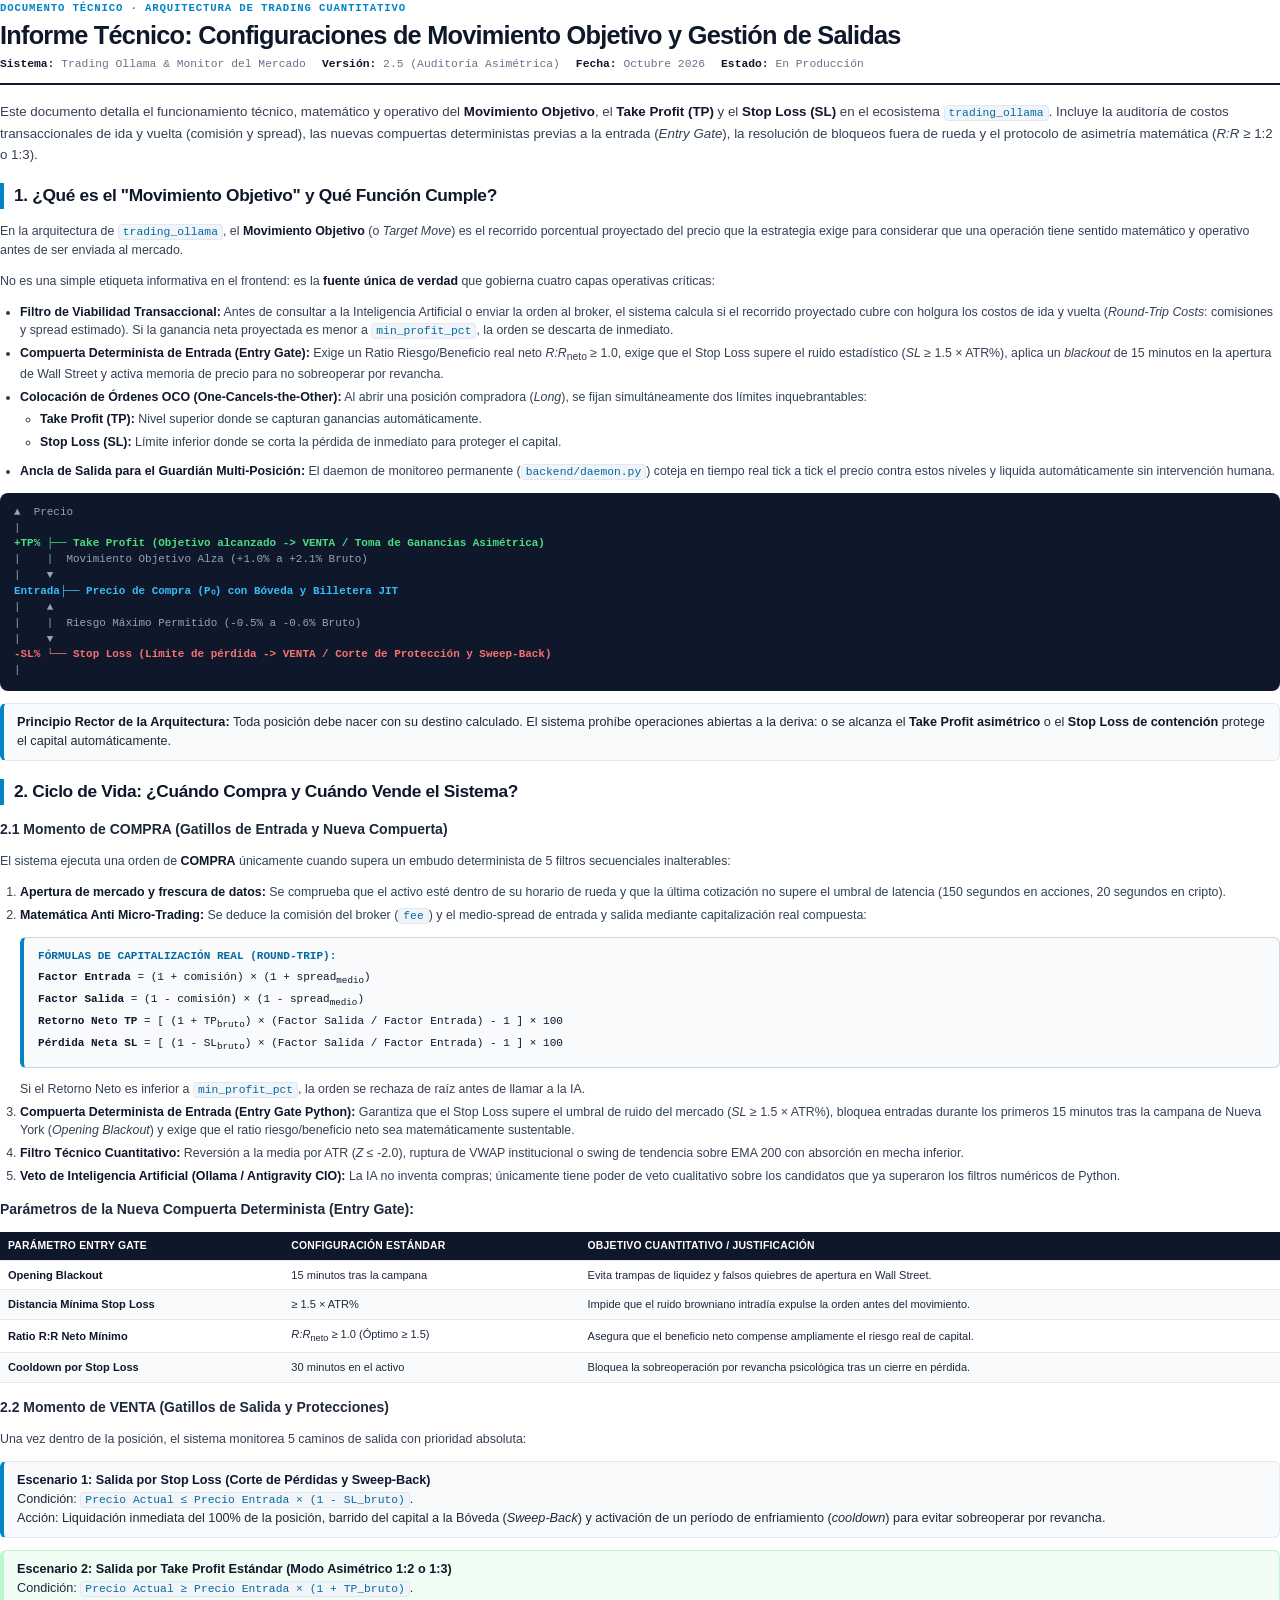
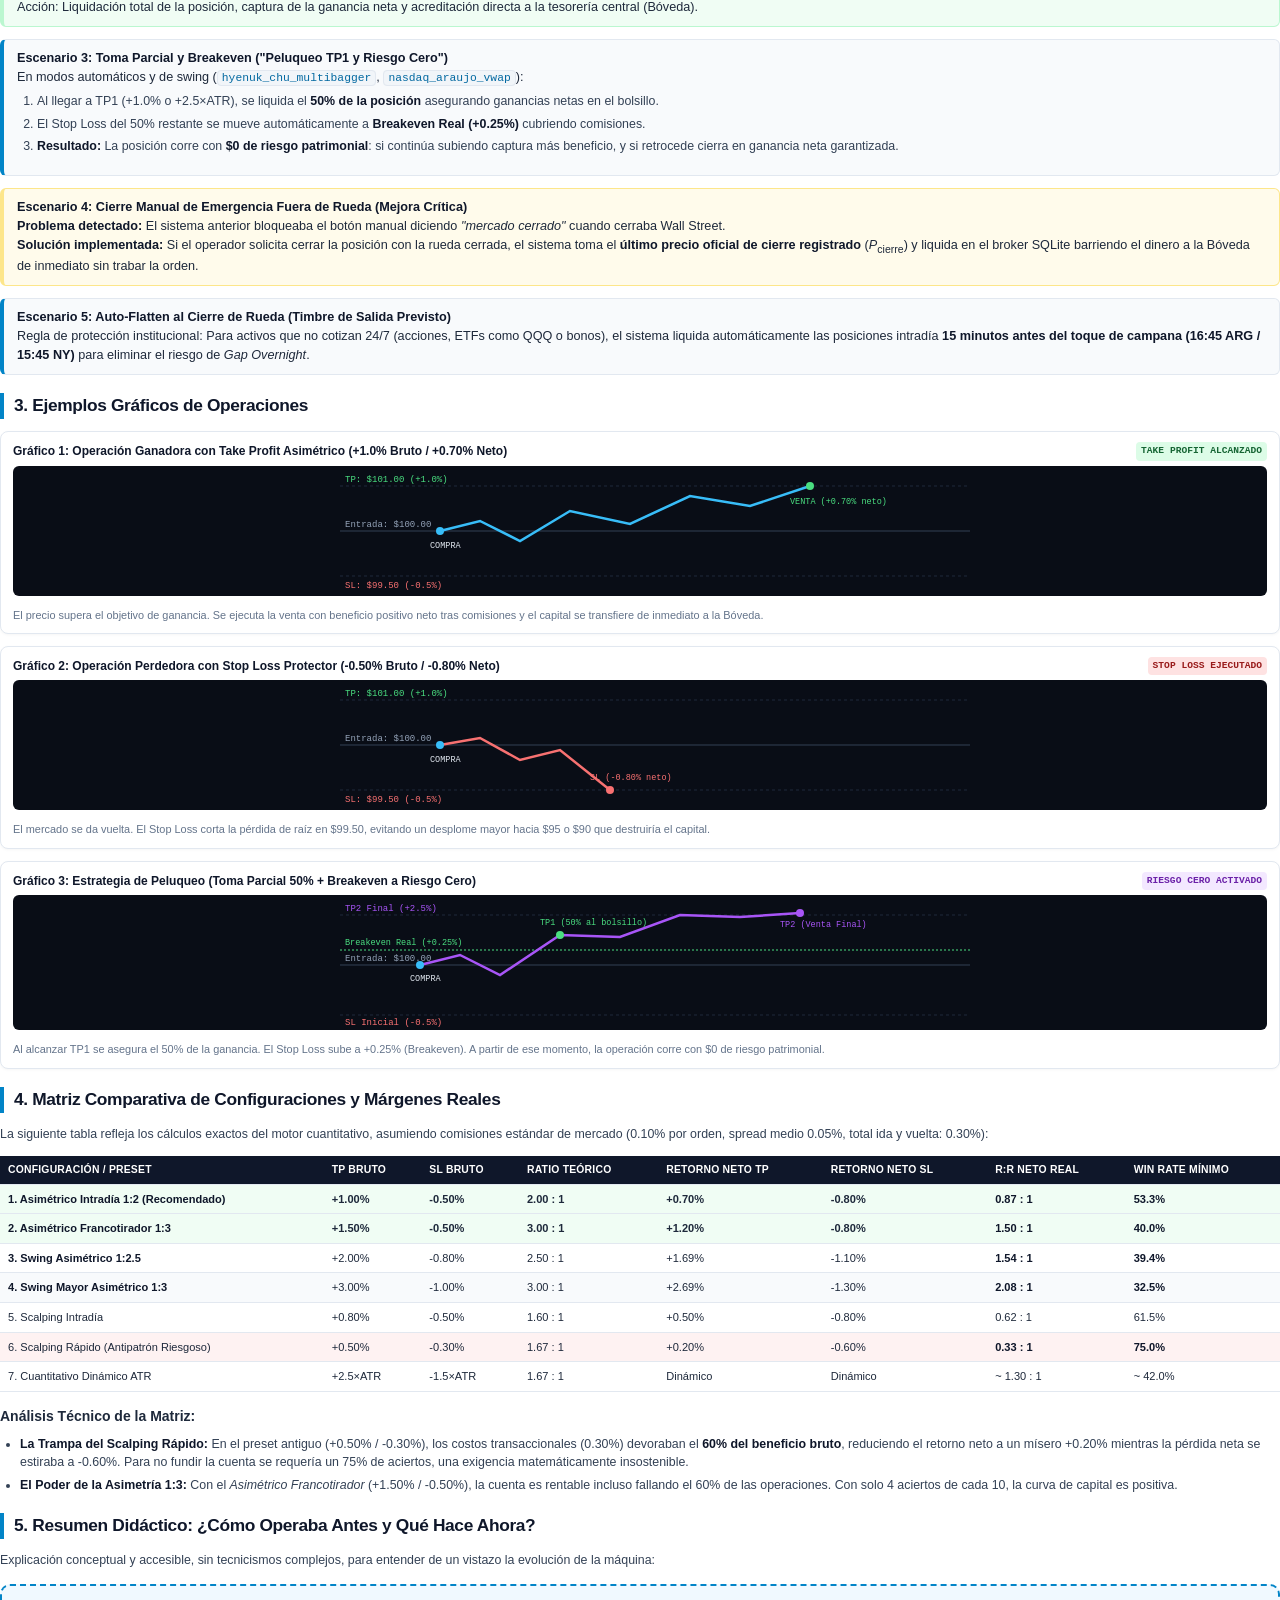
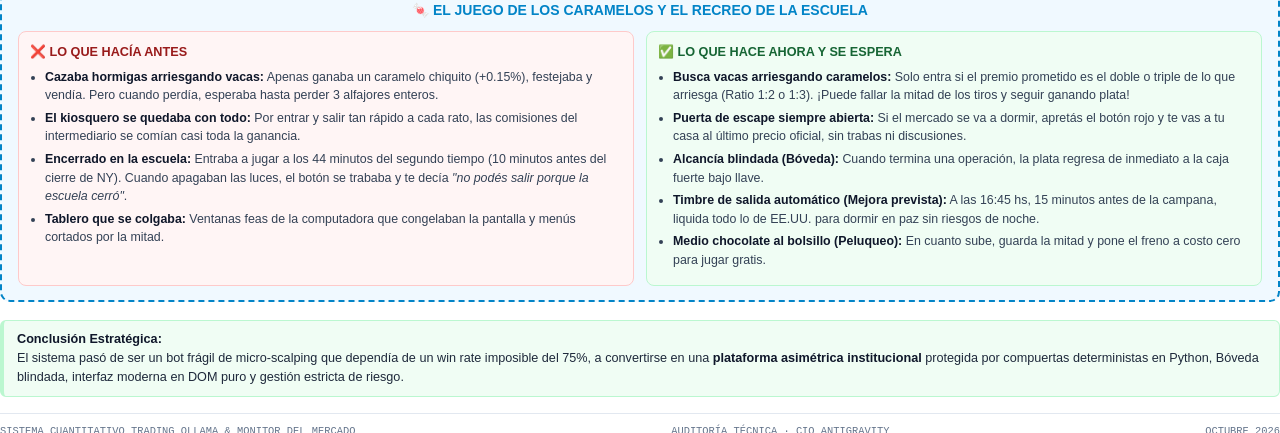
<file: docs/auditorias/informe_movimiento_objetivo_mejorado.html>
<!DOCTYPE html>
<html lang="es">
<head>
<meta charset="UTF-8">
<title>Informe Técnico: Configuraciones de Movimiento Objetivo y Gestión de Salidas</title>
<style>
  @page {
    size: A4 portrait;
    margin: 14mm 16mm 16mm 16mm;
    @bottom-center {
      content: "Página " counter(page);
      font-size: 8pt;
      color: #64748b;
      font-family: -apple-system, BlinkMacSystemFont, "Segoe UI", Roboto, Helvetica, Arial, sans-serif;
    }
  }

  body {
    font-family: -apple-system, BlinkMacSystemFont, "Segoe UI", Roboto, "Helvetica Neue", Arial, sans-serif;
    color: #1e293b;
    line-height: 1.5;
    font-size: 9.5pt;
    margin: 0;
    padding: 0;
    background: #ffffff;
  }

  .header-box {
    border-bottom: 2px solid #0f172a;
    padding-bottom: 10px;
    margin-bottom: 16px;
  }

  .doc-category {
    font-family: ui-monospace, SFMono-Regular, "SF Mono", Menlo, Consolas, monospace;
    font-size: 8pt;
    font-weight: 700;
    color: #0284c7;
    letter-spacing: 0.08em;
    text-transform: uppercase;
    margin-bottom: 4px;
  }

  h1 {
    font-size: 19pt;
    font-weight: 800;
    color: #0f172a;
    letter-spacing: -0.03em;
    margin: 0 0 6px 0;
    line-height: 1.2;
  }

  .doc-meta {
    font-size: 8.5pt;
    color: #64748b;
    display: flex;
    gap: 16px;
    flex-wrap: wrap;
    font-family: ui-monospace, monospace;
  }

  .lead-text {
    font-size: 10pt;
    color: #334155;
    line-height: 1.6;
    margin-bottom: 18px;
  }

  h2 {
    font-size: 13pt;
    font-weight: 700;
    color: #0f172a;
    border-left: 4px solid #0284c7;
    padding-left: 10px;
    margin-top: 18px;
    margin-bottom: 10px;
    letter-spacing: -0.02em;
    page-break-after: avoid;
  }

  h3 {
    font-size: 10.5pt;
    font-weight: 650;
    color: #1e293b;
    margin-top: 14px;
    margin-bottom: 8px;
    page-break-after: avoid;
  }

  p, li {
    color: #334155;
    font-size: 9.3pt;
  }

  ul, ol {
    margin-top: 4px;
    margin-bottom: 10px;
    padding-left: 20px;
  }

  li {
    margin-bottom: 4px;
  }

  strong {
    color: #0f172a;
    font-weight: 650;
  }

  code {
    font-family: ui-monospace, SFMono-Regular, "SF Mono", Menlo, Consolas, monospace;
    font-size: 8.5pt;
    background: #f1f5f9;
    padding: 1px 4px;
    border-radius: 4px;
    color: #0369a1;
    border: 1px solid #e2e8f0;
  }

  .alert-box {
    background: #f8fafc;
    border: 1px solid #e2e8f0;
    border-left: 4px solid #0284c7;
    border-radius: 6px;
    padding: 9px 13px;
    margin: 12px 0;
    page-break-inside: avoid;
  }

  .alert-box.success {
    border-left-color: #10b981;
    background: #f0fdf4;
    border-color: #bbf7d0;
  }

  .alert-box.warning {
    border-left-color: #f59e0b;
    background: #fffbeb;
    border-color: #fde68a;
  }

  pre.ascii-diagram {
    font-family: ui-monospace, SFMono-Regular, Menlo, monospace;
    font-size: 8.2pt;
    background: #0f172a;
    color: #f8fafc;
    padding: 12px 14px;
    border-radius: 8px;
    line-height: 1.45;
    margin: 12px 0;
    page-break-inside: avoid;
    white-space: pre;
    font-weight: 500;
  }

  .ascii-diagram .accent { color: #38bdf8; font-weight: bold; }
  .ascii-diagram .green { color: #4ade80; font-weight: bold; }
  .ascii-diagram .red { color: #f87171; font-weight: bold; }
  .ascii-diagram .dim { color: #94a3b8; }

  /* Math card */
  .math-card {
    background: #f8fafc;
    border: 1px solid #cbd5e1;
    border-left: 4px solid #0284c7;
    border-radius: 6px;
    padding: 10px 14px;
    margin: 12px 0;
    font-family: ui-monospace, SFMono-Regular, Menlo, monospace;
    font-size: 8.3pt;
    page-break-inside: avoid;
  }

  .math-row {
    margin: 3px 0;
    color: #0f172a;
  }

  /* Tablas de métricas */
  table {
    width: 100%;
    border-collapse: collapse;
    margin: 12px 0;
    font-size: 8.3pt;
    page-break-inside: avoid;
  }

  th, td {
    padding: 6px 8px;
    text-align: left;
    border-bottom: 1px solid #e2e8f0;
  }

  th {
    background: #0f172a;
    color: #ffffff;
    font-weight: 600;
    font-size: 7.8pt;
    letter-spacing: 0.02em;
    text-transform: uppercase;
  }

  tbody tr:nth-child(even) {
    background: #f8fafc;
  }

  tbody tr.highlight-row {
    background: #f0fdf4;
    font-weight: 600;
  }

  tbody tr.danger-row {
    background: #fef2f2;
  }

  .badge {
    display: inline-block;
    padding: 2px 5px;
    border-radius: 4px;
    font-size: 7.2pt;
    font-weight: 600;
    font-family: ui-monospace, monospace;
  }

  .badge-green { background: #dcfce7; color: #166534; }
  .badge-blue { background: #e0f2fe; color: #075985; }
  .badge-red { background: #fee2e2; color: #991b1b; }
  .badge-purple { background: #f3e8ff; color: #6b21a8; }

  /* Gráficos vectoriales SVG */
  .chart-card {
    border: 1px solid #e2e8f0;
    border-radius: 8px;
    padding: 10px 12px;
    margin: 12px 0;
    background: #ffffff;
    page-break-inside: avoid;
    box-shadow: 0 1px 3px rgba(0,0,0,0.04);
  }

  .chart-title {
    font-size: 9pt;
    font-weight: 700;
    color: #0f172a;
    margin-bottom: 5px;
    display: flex;
    justify-content: space-between;
    align-items: center;
  }

  .chart-desc {
    font-size: 8.2pt;
    color: #64748b;
    margin-top: 5px;
  }

  .page-break {
    page-break-before: always;
  }

  /* Comparativa infantil / didáctica */
  .kid-box {
    border: 2px dashed #0284c7;
    border-radius: 10px;
    padding: 14px 16px;
    background: #f0f9ff;
    margin-top: 14px;
    page-break-inside: avoid;
  }

  .kid-grid {
    display: grid;
    grid-template-columns: 1fr 1fr;
    gap: 12px;
    margin-top: 10px;
  }

  .kid-card {
    background: #ffffff;
    border-radius: 8px;
    padding: 11px;
    border: 1px solid #bae6fd;
  }

  .kid-card.old {
    border-color: #fecaca;
    background: #fff5f5;
  }

  .kid-card.new {
    border-color: #bbf7d0;
    background: #f0fdf4;
  }

  .kid-card h4 {
    margin: 0 0 6px 0;
    font-size: 9.5pt;
    font-weight: 750;
  }

  .kid-card.old h4 { color: #991b1b; }
  .kid-card.new h4 { color: #166534; }

  .kid-card ul {
    margin: 0;
    padding-left: 15px;
    font-size: 8.2pt;
  }

  .footer-sig {
    margin-top: 16px;
    padding-top: 10px;
    border-top: 1px solid #e2e8f0;
    display: flex;
    justify-content: space-between;
    font-size: 7.8pt;
    color: #64748b;
    font-family: ui-monospace, monospace;
  }
</style>
</head>
<body>

  <!-- ==================== PÁGINA 1 ==================== -->
  <div class="header-box">
    <div class="doc-category">DOCUMENTO TÉCNICO · ARQUITECTURA DE TRADING CUANTITATIVO</div>
    <h1>Informe Técnico: Configuraciones de Movimiento Objetivo y Gestión de Salidas</h1>
    <div class="doc-meta">
      <span><strong>Sistema:</strong> Trading Ollama & Monitor del Mercado</span>
      <span><strong>Versión:</strong> 2.5 (Auditoría Asimétrica)</span>
      <span><strong>Fecha:</strong> Octubre 2026</span>
      <span><strong>Estado:</strong> En Producción</span>
    </div>
  </div>

  <p class="lead-text">
    Este documento detalla el funcionamiento técnico, matemático y operativo del <strong>Movimiento Objetivo</strong>, el <strong>Take Profit (TP)</strong> y el <strong>Stop Loss (SL)</strong> en el ecosistema <code>trading_ollama</code>. Incluye la auditoría de costos transaccionales de ida y vuelta (comisión y spread), las nuevas compuertas deterministas previas a la entrada (<em>Entry Gate</em>), la resolución de bloqueos fuera de rueda y el protocolo de asimetría matemática (<em>R:R</em> &ge; 1:2 o 1:3).
  </p>

  <h2>1. ¿Qué es el "Movimiento Objetivo" y Qué Función Cumple?</h2>
  <p>
    En la arquitectura de <code>trading_ollama</code>, el <strong>Movimiento Objetivo</strong> (o <em>Target Move</em>) es el recorrido porcentual proyectado del precio que la estrategia exige para considerar que una operación tiene sentido matemático y operativo antes de ser enviada al mercado.
  </p>
  <p>
    No es una simple etiqueta informativa en el frontend: es la <strong>fuente única de verdad</strong> que gobierna cuatro capas operativas críticas:
  </p>
  <ul>
    <li>
      <strong>Filtro de Viabilidad Transaccional:</strong> Antes de consultar a la Inteligencia Artificial o enviar la orden al broker, el sistema calcula si el recorrido proyectado cubre con holgura los costos de ida y vuelta (<em>Round-Trip Costs</em>: comisiones y spread estimado). Si la ganancia neta proyectada es menor a <code>min_profit_pct</code>, la orden se descarta de inmediato.
    </li>
    <li>
      <strong>Compuerta Determinista de Entrada (Entry Gate):</strong> Exige un Ratio Riesgo/Beneficio real neto <em>R:R</em><sub>neto</sub> &ge; 1.0, exige que el Stop Loss supere el ruido estadístico (<em>SL</em> &ge; 1.5 &times; ATR%), aplica un <em>blackout</em> de 15 minutos en la apertura de Wall Street y activa memoria de precio para no sobreoperar por revancha.
    </li>
    <li>
      <strong>Colocación de Órdenes OCO (One-Cancels-the-Other):</strong> Al abrir una posición compradora (<em>Long</em>), se fijan simultáneamente dos límites inquebrantables:
      <ul>
        <li><strong>Take Profit (TP):</strong> Nivel superior donde se capturan ganancias automáticamente.</li>
        <li><strong>Stop Loss (SL):</strong> Límite inferior donde se corta la pérdida de inmediato para proteger el capital.</li>
      </ul>
    </li>
    <li>
      <strong>Ancla de Salida para el Guardián Multi-Posición:</strong> El daemon de monitoreo permanente (<code>backend/daemon.py</code>) coteja en tiempo real tick a tick el precio contra estos niveles y liquida automáticamente sin intervención humana.
    </li>
  </ul>

<pre class="ascii-diagram">
<span class="dim">&#9650;  Precio</span>
<span class="dim">|</span>
<span class="green">+TP% &#9500;&#9472;&#9472; Take Profit (Objetivo alcanzado -> VENTA / Toma de Ganancias Asimétrica)</span>
<span class="dim">|    |  Movimiento Objetivo Alza (+1.0% a +2.1% Bruto)</span>
<span class="dim">|    &#9660;</span>
<span class="accent">Entrada&#9500;&#9472;&#9472; Precio de Compra (P&#8320;) con Bóveda y Billetera JIT</span>
<span class="dim">|    &#9650;</span>
<span class="dim">|    |  Riesgo Máximo Permitido (-0.5% a -0.6% Bruto)</span>
<span class="dim">|    &#9660;</span>
<span class="red">-SL% &#9492;&#9472;&#9472; Stop Loss (Límite de pérdida -> VENTA / Corte de Protección y Sweep-Back)</span>
<span class="dim">|</span>
</pre>

  <div class="alert-box">
    <strong>Principio Rector de la Arquitectura:</strong> Toda posición debe nacer con su destino calculado. El sistema prohíbe operaciones abiertas a la deriva: o se alcanza el <strong>Take Profit asimétrico</strong> o el <strong>Stop Loss de contención</strong> protege el capital automáticamente.
  </div>

  <div class="page-break"></div>

  <!-- ==================== PÁGINA 2 ==================== -->
  <h2>2. Ciclo de Vida: ¿Cuándo Compra y Cuándo Vende el Sistema?</h2>

  <h3>2.1 Momento de COMPRA (Gatillos de Entrada y Nueva Compuerta)</h3>
  <p>
    El sistema ejecuta una orden de <strong>COMPRA</strong> únicamente cuando supera un embudo determinista de 5 filtros secuenciales inalterables:
  </p>
  <ol>
    <li>
      <strong>Apertura de mercado y frescura de datos:</strong> Se comprueba que el activo esté dentro de su horario de rueda y que la última cotización no supere el umbral de latencia (150 segundos en acciones, 20 segundos en cripto).
    </li>
    <li>
      <strong>Matemática Anti Micro-Trading:</strong> Se deduce la comisión del broker (<code>fee</code>) y el medio-spread de entrada y salida mediante capitalización real compuesta:
      <div class="math-card">
        <div style="font-weight: 700; margin-bottom: 4px; color: #0369a1;">FÓRMULAS DE CAPITALIZACIÓN REAL (ROUND-TRIP):</div>
        <div class="math-row"><strong>Factor Entrada</strong> = (1 + comisi&oacute;n) &times; (1 + spread<sub>medio</sub>)</div>
        <div class="math-row"><strong>Factor Salida</strong> = (1 - comisi&oacute;n) &times; (1 - spread<sub>medio</sub>)</div>
        <div class="math-row"><strong>Retorno Neto TP</strong> = [ (1 + TP<sub>bruto</sub>) &times; (Factor Salida / Factor Entrada) - 1 ] &times; 100</div>
        <div class="math-row"><strong>P&eacute;rdida Neta SL</strong> = [ (1 - SL<sub>bruto</sub>) &times; (Factor Salida / Factor Entrada) - 1 ] &times; 100</div>
      </div>
      Si el Retorno Neto es inferior a <code>min_profit_pct</code>, la orden se rechaza de raíz antes de llamar a la IA.
    </li>
    <li>
      <strong>Compuerta Determinista de Entrada (Entry Gate Python):</strong>
      Garantiza que el Stop Loss supere el umbral de ruido del mercado (<em>SL</em> &ge; 1.5 &times; ATR%), bloquea entradas durante los primeros 15 minutos tras la campana de Nueva York (<em>Opening Blackout</em>) y exige que el ratio riesgo/beneficio neto sea matemáticamente sustentable.
    </li>
    <li>
      <strong>Filtro Técnico Cuantitativo:</strong> Reversión a la media por ATR (<em>Z</em> &le; -2.0), ruptura de VWAP institucional o swing de tendencia sobre EMA 200 con absorción en mecha inferior.
    </li>
    <li>
      <strong>Veto de Inteligencia Artificial (Ollama / Antigravity CIO):</strong> La IA no inventa compras; únicamente tiene poder de veto cualitativo sobre los candidatos que ya superaron los filtros numéricos de Python.
    </li>
  </ol>

  <h3>Parámetros de la Nueva Compuerta Determinista (Entry Gate):</h3>
  <table>
    <thead>
      <tr>
        <th>Parámetro Entry Gate</th>
        <th>Configuración Estándar</th>
        <th>Objetivo Cuantitativo / Justificación</th>
      </tr>
    </thead>
    <tbody>
      <tr>
        <td><strong>Opening Blackout</strong></td>
        <td>15 minutos tras la campana</td>
        <td>Evita trampas de liquidez y falsos quiebres de apertura en Wall Street.</td>
      </tr>
      <tr>
        <td><strong>Distancia Mínima Stop Loss</strong></td>
        <td>&ge; 1.5 &times; ATR%</td>
        <td>Impide que el ruido browniano intradía expulse la orden antes del movimiento.</td>
      </tr>
      <tr>
        <td><strong>Ratio R:R Neto Mínimo</strong></td>
        <td><em>R:R</em><sub>neto</sub> &ge; 1.0 (Óptimo &ge; 1.5)</td>
        <td>Asegura que el beneficio neto compense ampliamente el riesgo real de capital.</td>
      </tr>
      <tr>
        <td><strong>Cooldown por Stop Loss</strong></td>
        <td>30 minutos en el activo</td>
        <td>Bloquea la sobreoperación por revancha psicológica tras un cierre en pérdida.</td>
      </tr>
    </tbody>
  </table>

  <div class="page-break"></div>

  <!-- ==================== PÁGINA 3 ==================== -->
  <h3>2.2 Momento de VENTA (Gatillos de Salida y Protecciones)</h3>
  <p>Una vez dentro de la posición, el sistema monitorea 5 caminos de salida con prioridad absoluta:</p>

  <div class="alert-box">
    <strong>Escenario 1: Salida por Stop Loss (Corte de Pérdidas y Sweep-Back)</strong><br>
    Condición: <code>Precio Actual &le; Precio Entrada &times; (1 - SL_bruto)</code>.<br>
    Acción: Liquidación inmediata del 100% de la posición, barrido del capital a la Bóveda (<em>Sweep-Back</em>) y activación de un período de enfriamiento (<em>cooldown</em>) para evitar sobreoperar por revancha.
  </div>

  <div class="alert-box success">
    <strong>Escenario 2: Salida por Take Profit Estándar (Modo Asimétrico 1:2 o 1:3)</strong><br>
    Condición: <code>Precio Actual &ge; Precio Entrada &times; (1 + TP_bruto)</code>.<br>
    Acción: Liquidación total de la posición, captura de la ganancia neta y acreditación directa a la tesorería central (Bóveda).
  </div>

  <div class="alert-box">
    <strong>Escenario 3: Toma Parcial y Breakeven ("Peluqueo TP1 y Riesgo Cero")</strong><br>
    En modos automáticos y de swing (<code>hyenuk_chu_multibagger</code>, <code>nasdaq_araujo_vwap</code>):
    <ol style="margin-top: 5px;">
      <li>Al llegar a TP1 (+1.0% o +2.5&times;ATR), se liquida el <strong>50% de la posición</strong> asegurando ganancias netas en el bolsillo.</li>
      <li>El Stop Loss del 50% restante se mueve automáticamente a <strong>Breakeven Real (+0.25%)</strong> cubriendo comisiones.</li>
      <li><strong>Resultado:</strong> La posición corre con <strong>$0 de riesgo patrimonial</strong>: si continúa subiendo captura más beneficio, y si retrocede cierra en ganancia neta garantizada.</li>
    </ol>
  </div>

  <div class="alert-box warning">
    <strong>Escenario 4: Cierre Manual de Emergencia Fuera de Rueda (Mejora Crítica)</strong><br>
    <strong>Problema detectado:</strong> El sistema anterior bloqueaba el botón manual diciendo <em>"mercado cerrado"</em> cuando cerraba Wall Street.<br>
    <strong>Solución implementada:</strong> Si el operador solicita cerrar la posición con la rueda cerrada, el sistema toma el <strong>último precio oficial de cierre registrado</strong> (<em>P</em><sub>cierre</sub>) y liquida en el broker SQLite barriendo el dinero a la Bóveda de inmediato sin trabar la orden.
  </div>

  <div class="alert-box">
    <strong>Escenario 5: Auto-Flatten al Cierre de Rueda (Timbre de Salida Previsto)</strong><br>
    Regla de protección institucional: Para activos que no cotizan 24/7 (acciones, ETFs como QQQ o bonos), el sistema liquida automáticamente las posiciones intradía <strong>15 minutos antes del toque de campana (16:45 ARG / 15:45 NY)</strong> para eliminar el riesgo de <em>Gap Overnight</em>.
  </div>

  <div class="page-break"></div>

  <!-- ==================== PÁGINA 4 ==================== -->
  <h2>3. Ejemplos Gráficos de Operaciones</h2>

  <div class="chart-card">
    <div class="chart-title">
      <span>Gráfico 1: Operación Ganadora con Take Profit Asimétrico (+1.0% Bruto / +0.70% Neto)</span>
      <span class="badge badge-green">TAKE PROFIT ALCANZADO</span>
    </div>
    <svg viewBox="0 0 700 130" width="100%" height="130" style="background:#090d16; border-radius:6px;">
      <!-- Grid -->
      <line x1="50" y1="20" x2="680" y2="20" stroke="#1e293b" stroke-dasharray="3,3" />
      <line x1="50" y1="65" x2="680" y2="65" stroke="#334155" />
      <line x1="50" y1="110" x2="680" y2="110" stroke="#1e293b" stroke-dasharray="3,3" />
      
      <!-- Levels -->
      <text x="55" y="16" fill="#4ade80" font-size="9" font-family="monospace">TP: $101.00 (+1.0%)</text>
      <text x="55" y="61" fill="#94a3b8" font-size="9" font-family="monospace">Entrada: $100.00</text>
      <text x="55" y="122" fill="#f87171" font-size="9" font-family="monospace">SL: $99.50 (-0.5%)</text>
      
      <!-- Path -->
      <polyline points="150,65 190,55 230,75 280,45 340,58 400,30 460,40 520,20" fill="none" stroke="#38bdf8" stroke-width="2.5" />
      
      <!-- Dots -->
      <circle cx="150" cy="65" r="4" fill="#38bdf8" />
      <circle cx="520" cy="20" r="4" fill="#4ade80" />
      <text x="140" y="82" fill="#e2e8f0" font-size="8.5" font-family="monospace">COMPRA</text>
      <text x="500" y="38" fill="#4ade80" font-size="8.5" font-family="monospace">VENTA (+0.70% neto)</text>
    </svg>
    <div class="chart-desc">El precio supera el objetivo de ganancia. Se ejecuta la venta con beneficio positivo neto tras comisiones y el capital se transfiere de inmediato a la Bóveda.</div>
  </div>

  <div class="chart-card">
    <div class="chart-title">
      <span>Gráfico 2: Operación Perdedora con Stop Loss Protector (-0.50% Bruto / -0.80% Neto)</span>
      <span class="badge badge-red">STOP LOSS EJECUTADO</span>
    </div>
    <svg viewBox="0 0 700 130" width="100%" height="130" style="background:#090d16; border-radius:6px;">
      <!-- Grid -->
      <line x1="50" y1="20" x2="680" y2="20" stroke="#1e293b" stroke-dasharray="3,3" />
      <line x1="50" y1="65" x2="680" y2="65" stroke="#334155" />
      <line x1="50" y1="110" x2="680" y2="110" stroke="#1e293b" stroke-dasharray="3,3" />
      
      <!-- Levels -->
      <text x="55" y="16" fill="#4ade80" font-size="9" font-family="monospace">TP: $101.00 (+1.0%)</text>
      <text x="55" y="61" fill="#94a3b8" font-size="9" font-family="monospace">Entrada: $100.00</text>
      <text x="55" y="122" fill="#f87171" font-size="9" font-family="monospace">SL: $99.50 (-0.5%)</text>
      
      <!-- Path -->
      <polyline points="150,65 190,58 230,80 270,70 320,110" fill="none" stroke="#f87171" stroke-width="2.5" />
      
      <!-- Dots -->
      <circle cx="150" cy="65" r="4" fill="#38bdf8" />
      <circle cx="320" cy="110" r="4" fill="#f87171" />
      <text x="140" y="82" fill="#e2e8f0" font-size="8.5" font-family="monospace">COMPRA</text>
      <text x="300" y="100" fill="#f87171" font-size="8.5" font-family="monospace">SL (-0.80% neto)</text>
    </svg>
    <div class="chart-desc">El mercado se da vuelta. El Stop Loss corta la pérdida de raíz en $99.50, evitando un desplome mayor hacia $95 o $90 que destruiría el capital.</div>
  </div>

  <div class="page-break"></div>

  <!-- ==================== PÁGINA 5 ==================== -->
  <div class="chart-card">
    <div class="chart-title">
      <span>Gráfico 3: Estrategia de Peluqueo (Toma Parcial 50% + Breakeven a Riesgo Cero)</span>
      <span class="badge badge-purple">RIESGO CERO ACTIVADO</span>
    </div>
    <svg viewBox="0 0 700 135" width="100%" height="135" style="background:#090d16; border-radius:6px;">
      <!-- Grid -->
      <line x1="50" y1="20" x2="680" y2="20" stroke="#1e293b" stroke-dasharray="3,3" />
      <line x1="50" y1="55" x2="680" y2="55" stroke="#4ade80" stroke-dasharray="2,2" />
      <line x1="50" y1="70" x2="680" y2="70" stroke="#334155" />
      <line x1="50" y1="120" x2="680" y2="120" stroke="#1e293b" stroke-dasharray="3,3" />
      
      <!-- Levels -->
      <text x="55" y="16" fill="#a855f7" font-size="9" font-family="monospace">TP2 Final (+2.5%)</text>
      <text x="55" y="50" fill="#4ade80" font-size="8.5" font-family="monospace">Breakeven Real (+0.25%)</text>
      <text x="55" y="66" fill="#94a3b8" font-size="9" font-family="monospace">Entrada: $100.00</text>
      <text x="55" y="130" fill="#f87171" font-size="9" font-family="monospace">SL Inicial (-0.5%)</text>
      
      <!-- Path -->
      <polyline points="130,70 170,60 210,80 270,40 330,42 390,20 450,22 510,18" fill="none" stroke="#a855f7" stroke-width="2.5" />
      
      <!-- Dots -->
      <circle cx="130" cy="70" r="4" fill="#38bdf8" />
      <circle cx="270" cy="40" r="4" fill="#4ade80" />
      <circle cx="510" cy="18" r="4" fill="#a855f7" />
      <text x="120" y="86" fill="#e2e8f0" font-size="8.5" font-family="monospace">COMPRA</text>
      <text x="250" y="30" fill="#4ade80" font-size="8.5" font-family="monospace">TP1 (50% al bolsillo)</text>
      <text x="490" y="32" fill="#a855f7" font-size="8.5" font-family="monospace">TP2 (Venta Final)</text>
    </svg>
    <div class="chart-desc">Al alcanzar TP1 se asegura el 50% de la ganancia. El Stop Loss sube a +0.25% (Breakeven). A partir de ese momento, la operación corre con $0 de riesgo patrimonial.</div>
  </div>

  <h2>4. Matriz Comparativa de Configuraciones y Márgenes Reales</h2>
  <p>
    La siguiente tabla refleja los cálculos exactos del motor cuantitativo, asumiendo comisiones estándar de mercado (0.10% por orden, spread medio 0.05%, total ida y vuelta: 0.30%):
  </p>

  <table>
    <thead>
      <tr>
        <th>Configuración / Preset</th>
        <th>TP Bruto</th>
        <th>SL Bruto</th>
        <th>Ratio Teórico</th>
        <th>Retorno Neto TP</th>
        <th>Retorno Neto SL</th>
        <th>R:R Neto Real</th>
        <th>Win Rate Mínimo</th>
      </tr>
    </thead>
    <tbody>
      <tr class="highlight-row">
        <td><strong>1. Asimétrico Intradía 1:2 (Recomendado)</strong></td>
        <td>+1.00%</td>
        <td>-0.50%</td>
        <td>2.00 : 1</td>
        <td>+0.70%</td>
        <td>-0.80%</td>
        <td><strong>0.87 : 1</strong></td>
        <td><strong>53.3%</strong></td>
      </tr>
      <tr class="highlight-row">
        <td><strong>2. Asimétrico Francotirador 1:3</strong></td>
        <td>+1.50%</td>
        <td>-0.50%</td>
        <td>3.00 : 1</td>
        <td>+1.20%</td>
        <td>-0.80%</td>
        <td><strong>1.50 : 1</strong></td>
        <td><strong>40.0%</strong></td>
      </tr>
      <tr>
        <td><strong>3. Swing Asimétrico 1:2.5</strong></td>
        <td>+2.00%</td>
        <td>-0.80%</td>
        <td>2.50 : 1</td>
        <td>+1.69%</td>
        <td>-1.10%</td>
        <td><strong>1.54 : 1</strong></td>
        <td><strong>39.4%</strong></td>
      </tr>
      <tr>
        <td><strong>4. Swing Mayor Asimétrico 1:3</strong></td>
        <td>+3.00%</td>
        <td>-1.00%</td>
        <td>3.00 : 1</td>
        <td>+2.69%</td>
        <td>-1.30%</td>
        <td><strong>2.08 : 1</strong></td>
        <td><strong>32.5%</strong></td>
      </tr>
      <tr>
        <td>5. Scalping Intradía</td>
        <td>+0.80%</td>
        <td>-0.50%</td>
        <td>1.60 : 1</td>
        <td>+0.50%</td>
        <td>-0.80%</td>
        <td>0.62 : 1</td>
        <td>61.5%</td>
      </tr>
      <tr class="danger-row">
        <td>6. Scalping Rápido (Antipatrón Riesgoso)</td>
        <td>+0.50%</td>
        <td>-0.30%</td>
        <td>1.67 : 1</td>
        <td>+0.20%</td>
        <td>-0.60%</td>
        <td><strong>0.33 : 1</strong></td>
        <td><strong>75.0%</strong></td>
      </tr>
      <tr>
        <td>7. Cuantitativo Dinámico ATR</td>
        <td>+2.5&times;ATR</td>
        <td>-1.5&times;ATR</td>
        <td>1.67 : 1</td>
        <td>Dinámico</td>
        <td>Dinámico</td>
        <td>~ 1.30 : 1</td>
        <td>~ 42.0%</td>
      </tr>
    </tbody>
  </table>

  <h3>Análisis Técnico de la Matriz:</h3>
  <ul>
    <li>
      <strong>La Trampa del Scalping Rápido:</strong> En el preset antiguo (+0.50% / -0.30%), los costos transaccionales (0.30%) devoraban el <strong>60% del beneficio bruto</strong>, reduciendo el retorno neto a un mísero +0.20% mientras la pérdida neta se estiraba a -0.60%. Para no fundir la cuenta se requería un 75% de aciertos, una exigencia matemáticamente insostenible.
    </li>
    <li>
      <strong>El Poder de la Asimetría 1:3:</strong> Con el <em>Asimétrico Francotirador</em> (+1.50% / -0.50%), la cuenta es rentable incluso fallando el 60% de las operaciones. Con solo 4 aciertos de cada 10, la curva de capital es positiva.
    </li>
  </ul>

  <div class="page-break"></div>

  <!-- ==================== PÁGINA 6 ==================== -->
  <h2>5. Resumen Didáctico: ¿Cómo Operaba Antes y Qué Hace Ahora?</h2>
  <p>
    Explicación conceptual y accesible, sin tecnicismos complejos, para entender de un vistazo la evolución de la máquina:
  </p>

  <div class="kid-box">
    <div style="font-weight: 800; font-size: 10.5pt; color: #0284c7; text-align: center;">
      🍬 EL JUEGO DE LOS CARAMELOS Y EL RECREO DE LA ESCUELA
    </div>

    <div class="kid-grid">
      <!-- ANTES -->
      <div class="kid-card old">
        <h4>❌ LO QUE HACÍA ANTES</h4>
        <ul>
          <li><strong>Cazaba hormigas arriesgando vacas:</strong> Apenas ganaba un caramelo chiquito (+0.15%), festejaba y vendía. Pero cuando perdía, esperaba hasta perder 3 alfajores enteros.</li>
          <li><strong>El kiosquero se quedaba con todo:</strong> Por entrar y salir tan rápido a cada rato, las comisiones del intermediario se comían casi toda la ganancia.</li>
          <li><strong>Encerrado en la escuela:</strong> Entraba a jugar a los 44 minutos del segundo tiempo (10 minutos antes del cierre de NY). Cuando apagaban las luces, el botón se trababa y te decía <em>"no podés salir porque la escuela cerró"</em>.</li>
          <li><strong>Tablero que se colgaba:</strong> Ventanas feas de la computadora que congelaban la pantalla y menús cortados por la mitad.</li>
        </ul>
      </div>

      <!-- AHORA Y A FUTURO -->
      <div class="kid-card new">
        <h4>✅ LO QUE HACE AHORA Y SE ESPERA</h4>
        <ul>
          <li><strong>Busca vacas arriesgando caramelos:</strong> Solo entra si el premio prometido es el doble o triple de lo que arriesga (Ratio 1:2 o 1:3). ¡Puede fallar la mitad de los tiros y seguir ganando plata!</li>
          <li><strong>Puerta de escape siempre abierta:</strong> Si el mercado se va a dormir, apretás el botón rojo y te vas a tu casa al último precio oficial, sin trabas ni discusiones.</li>
          <li><strong>Alcancía blindada (Bóveda):</strong> Cuando termina una operación, la plata regresa de inmediato a la caja fuerte bajo llave.</li>
          <li><strong>Timbre de salida automático (Mejora prevista):</strong> A las 16:45 hs, 15 minutos antes de la campana, liquida todo lo de EE.UU. para dormir en paz sin riesgos de noche.</li>
          <li><strong>Medio chocolate al bolsillo (Peluqueo):</strong> En cuanto sube, guarda la mitad y pone el freno a costo cero para jugar gratis.</li>
        </ul>
      </div>
    </div>
  </div>

  <div class="alert-box success" style="margin-top: 18px;">
    <strong>Conclusión Estratégica:</strong><br>
    El sistema pasó de ser un bot frágil de micro-scalping que dependía de un win rate imposible del 75%, a convertirse en una <strong>plataforma asimétrica institucional</strong> protegida por compuertas deterministas en Python, Bóveda blindada, interfaz moderna en DOM puro y gestión estricta de riesgo.
  </div>

  <div class="footer-sig">
    <span>SISTEMA CUANTITATIVO TRADING OLLAMA & MONITOR DEL MERCADO</span>
    <span>AUDITORÍA TÉCNICA · CIO ANTIGRAVITY</span>
    <span>OCTUBRE 2026</span>
  </div>

</body>
</html>
</file>
